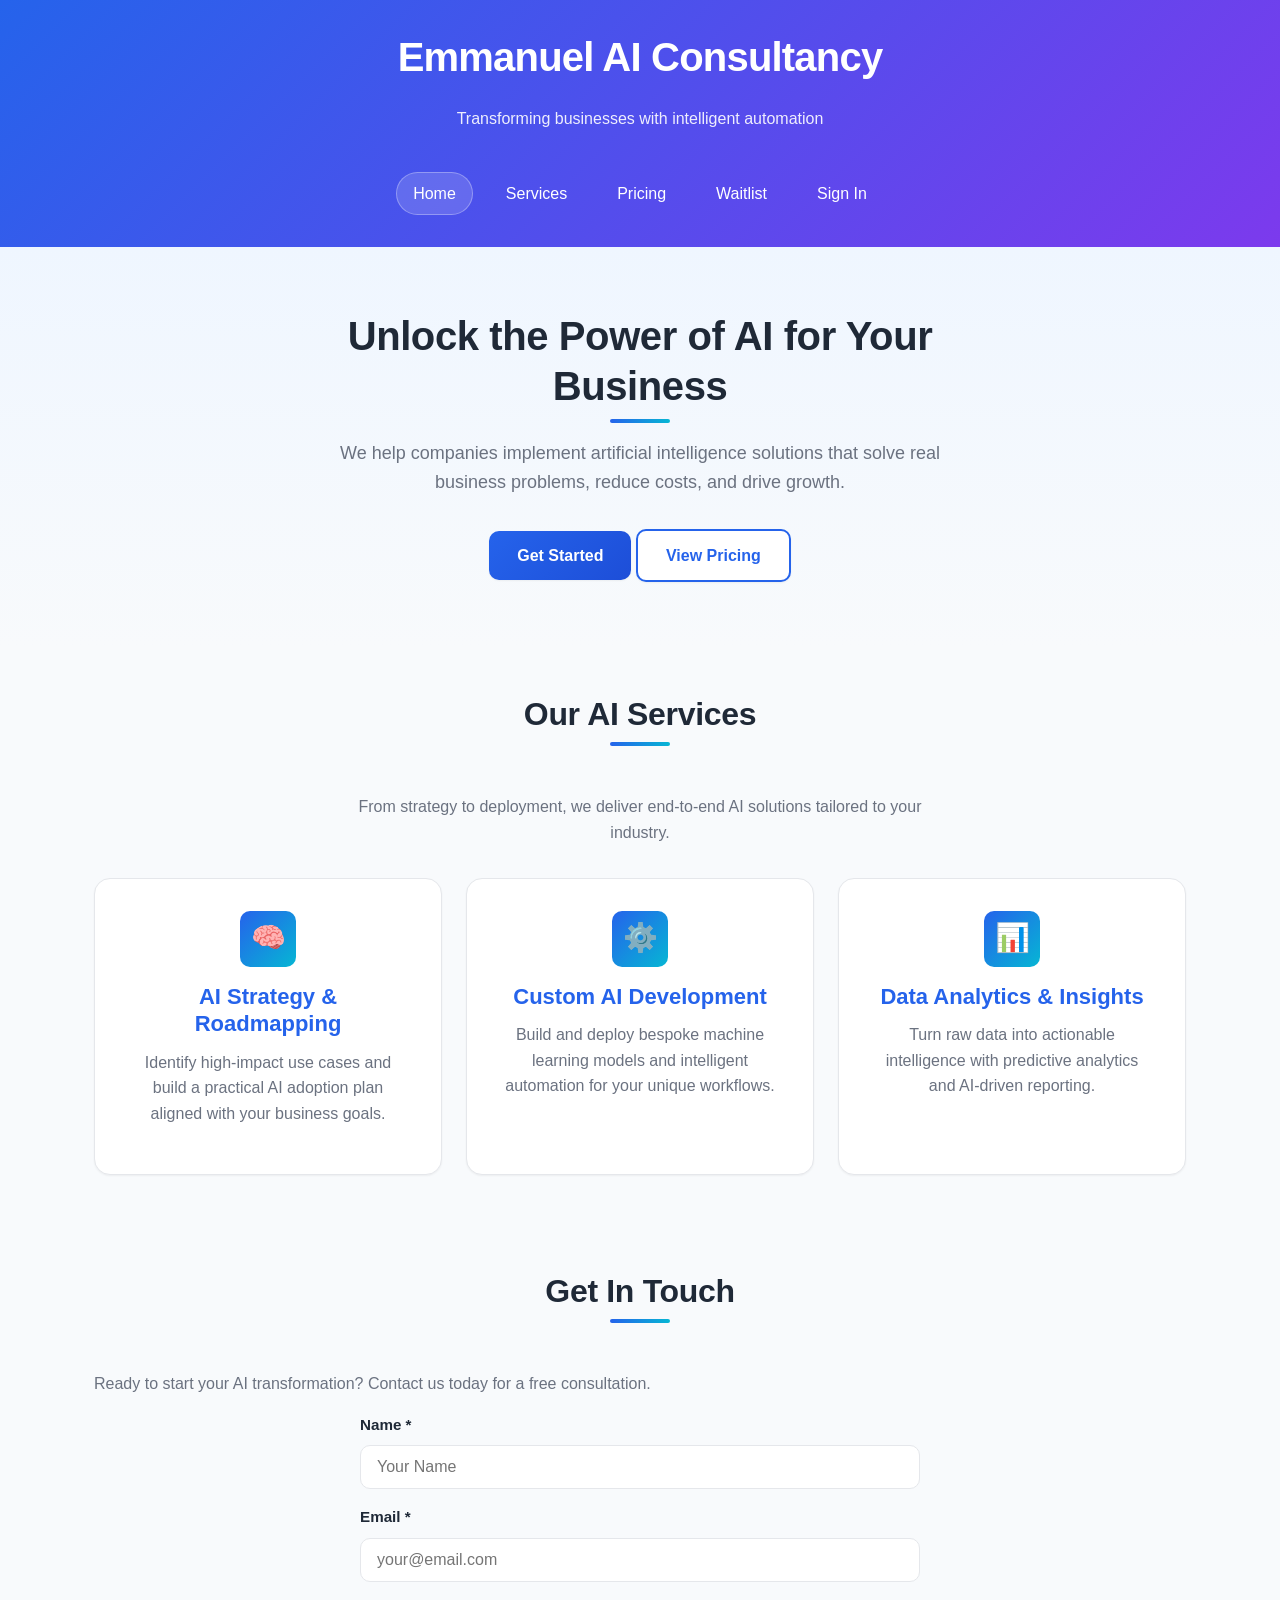
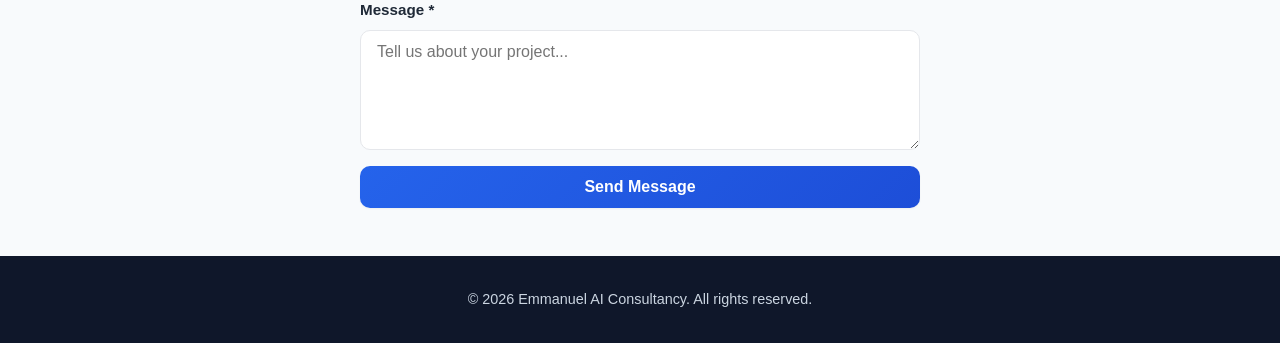
<file: index.html>
<!DOCTYPE html>
<html lang="en">
<head>
    <meta charset="UTF-8">
    <meta name="viewport" content="width=device-width, initial-scale=1.0">
    <title>Emmanuel AI Consultancy</title>
    <link rel="stylesheet" href="styles.css">
</head>
<body>
    <header class="site-header">
        <div class="container">
            <h1>Emmanuel AI Consultancy</h1>
            <p>Transforming businesses with intelligent automation</p>
            <nav class="main-nav">
                <a href="index.html" class="active">Home</a>
                <a href="services.html">Services</a>
                <a href="pricing.html">Pricing</a>
                <a href="waitlist.html">Waitlist</a>
                <a href="auth.html">Sign In</a>
            </nav>
        </div>
    </header>

    <main class="content">
        <section id="home" class="hero-section">
            <div class="hero-content">
                <h2>Unlock the Power of AI for Your Business</h2>
                <p>We help companies implement artificial intelligence solutions that solve real business problems, reduce costs, and drive growth.</p>
                <a href="auth.html" class="cta-button">Get Started</a>
                <a href="pricing.html" class="cta-button secondary">View Pricing</a>
            </div>
        </section>

        <section id="services">
            <div class="container">
                <h2>Our AI Services</h2>
                <p style="text-align:center; max-width:600px; margin: 0 auto 2rem;">
                    From strategy to deployment, we deliver end-to-end AI solutions tailored to your industry.
                </p>
                <div class="service-cards">
                    <div class="card">
                        <div class="icon">🧠</div>
                        <h3>AI Strategy & Roadmapping</h3>
                        <p>Identify high-impact use cases and build a practical AI adoption plan aligned with your business goals.</p>
                    </div>
                    <div class="card">
                        <div class="icon">⚙️</div>
                        <h3>Custom AI Development</h3>
                        <p>Build and deploy bespoke machine learning models and intelligent automation for your unique workflows.</p>
                    </div>
                    <div class="card">
                        <div class="icon">📊</div>
                        <h3>Data Analytics & Insights</h3>
                        <p>Turn raw data into actionable intelligence with predictive analytics and AI-driven reporting.</p>
                    </div>
                </div>
            </div>
        </section>

        <section id="contact" class="contact-section">
            <div class="container">
                <h2>Get In Touch</h2>
                <p>Ready to start your AI transformation? Contact us today for a free consultation.</p>
                <form>
                    <label for="name">Name *</label>
                    <input type="text" id="name" name="name" placeholder="Your Name" required>
                    <label for="email">Email *</label>
                    <input type="email" id="email" name="email" placeholder="your@email.com" required>
                    <label for="message">Message *</label>
                    <textarea id="message" name="message" placeholder="Tell us about your project..." required></textarea>
                    <button type="submit" class="cta-button">Send Message</button>
                </form>
            </div>
        </section>
    </main>

    <footer class="site-footer">
        <div class="container">
            <p>&copy; 2026 Emmanuel AI Consultancy. All rights reserved.</p>
        </div>
    </footer>
</body>
</html>
</file>
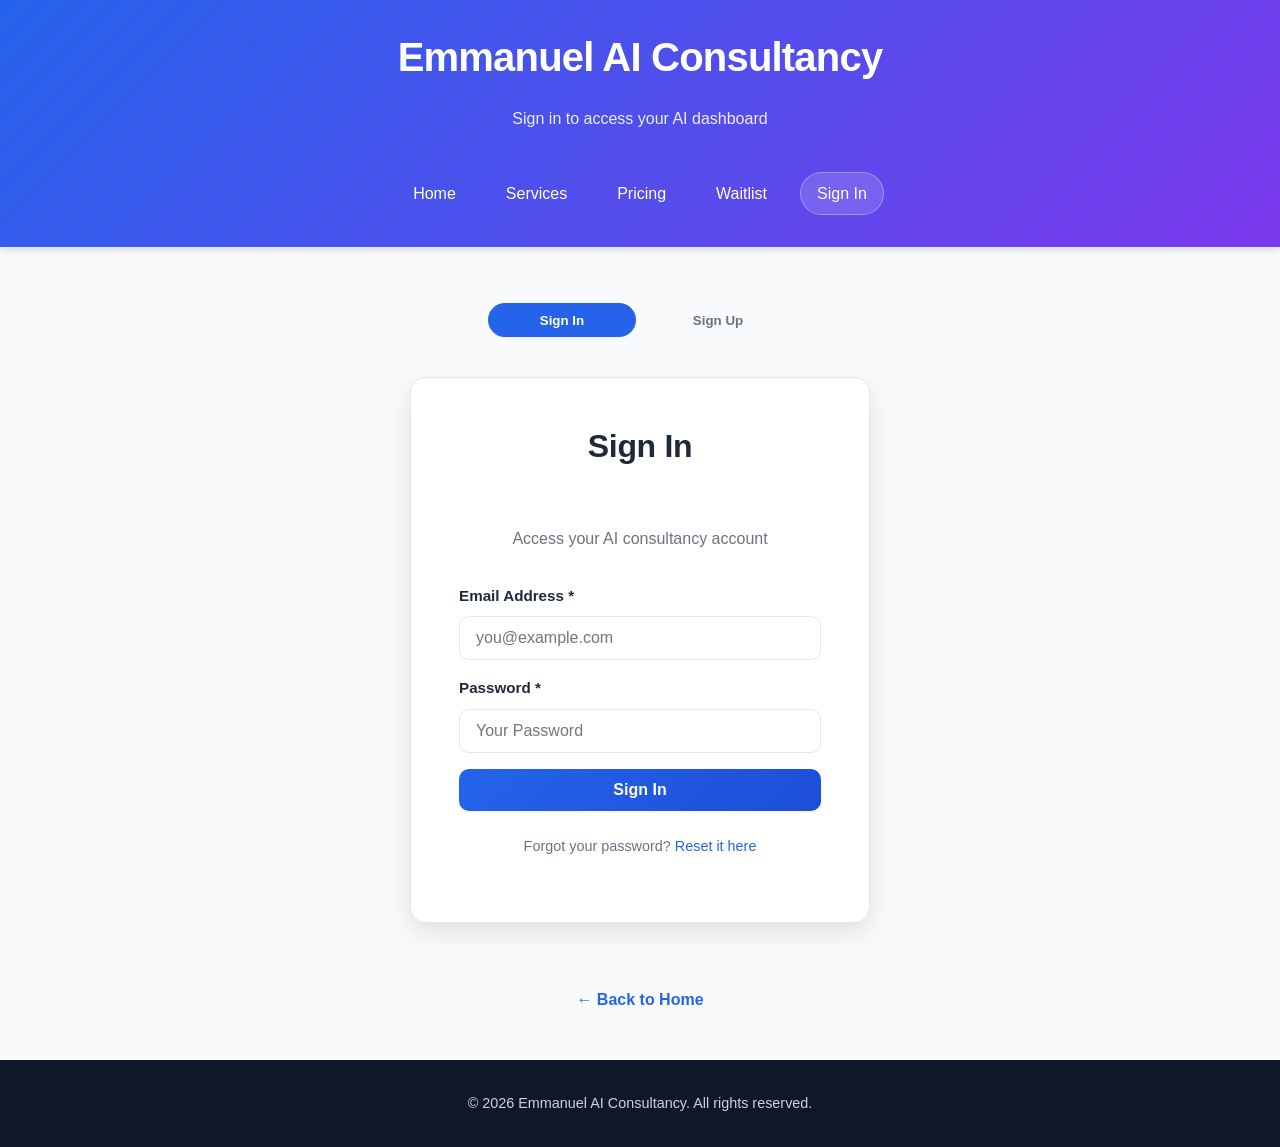
<file: auth.html>
<!DOCTYPE html>
<html lang="en">
<head>
    <meta charset="UTF-8">
    <meta name="viewport" content="width=device-width, initial-scale=1.0">
    <title>Sign In - Emmanuel AI Consultancy</title>
    <link rel="stylesheet" href="styles.css">
</head>
<body>
    <header class="site-header">
        <div class="container">
            <h1>Emmanuel AI Consultancy</h1>
            <p>Sign in to access your AI dashboard</p>
            <nav class="main-nav">
                <a href="index.html">Home</a>
                <a href="services.html">Services</a>
                <a href="pricing.html">Pricing</a>
                <a href="waitlist.html">Waitlist</a>
                <a href="auth.html" class="active">Sign In</a>
            </nav>
        </div>
    </header>

    <main class="content">
        <section>
            <div class="container">
                <div class="auth-tabs">
                    <button id="tab-login" class="active" type="button">Sign In</button>
                    <button id="tab-signup" type="button">Sign Up</button>
                </div>

                <div id="form-login" class="auth-card">
                    <h2>Sign In</h2>
                    <p class="subtitle">Access your AI consultancy account</p>
                    <form>
                        <label for="login-email">Email Address *</label>
                        <input type="email" id="login-email" name="email" placeholder="you@example.com" required>
                        <label for="login-password">Password *</label>
                        <input type="password" id="login-password" name="password" placeholder="Your Password" required>
                        <button type="submit" class="cta-button" style="width:100%">Sign In</button>
                    </form>
                    <p class="auth-meta">Forgot your password? <a href="#">Reset it here</a></p>
                </div>

                <div id="form-signup" class="auth-card" style="display:none">
                    <h2>Create Account</h2>
                    <p class="subtitle">Join us and start your AI journey</p>
                    <form>
                        <label for="signup-name">Full Name *</label>
                        <input type="text" id="signup-name" name="name" placeholder="John Doe" required>
                        <label for="signup-email">Email Address *</label>
                        <input type="email" id="signup-email" name="email" placeholder="you@example.com" required>
                        <label for="signup-password">Password *</label>
                        <input type="password" id="signup-password" name="password" placeholder="Create a Password" required>
                        <button type="submit" class="cta-button" style="width:100%">Create Account</button>
                    </form>
                    <p class="auth-meta">Already have an account? <a href="#" id="switch-to-login">Sign in</a></p>
                </div>

                <div style="text-align:center; margin-top: 2rem;">
                    <a href="index.html" class="back-link">← Back to Home</a>
                </div>
            </div>
        </section>
    </main>

    <footer class="site-footer">
        <div class="container">
            <p>&copy; 2026 Emmanuel AI Consultancy. All rights reserved.</p>
        </div>
    </footer>

    <script>
        var loginTab = document.getElementById('tab-login');
        var signupTab = document.getElementById('tab-signup');
        var loginForm = document.getElementById('form-login');
        var signupForm = document.getElementById('form-signup');

        function showLogin() {
            loginForm.style.display = 'block';
            signupForm.style.display = 'none';
            loginTab.classList.add('active');
            signupTab.classList.remove('active');
        }

        function showSignup() {
            loginForm.style.display = 'none';
            signupForm.style.display = 'block';
            signupTab.classList.add('active');
            loginTab.classList.remove('active');
        }

        loginTab.addEventListener('click', showLogin);
        signupTab.addEventListener('click', showSignup);

        var switchLink = document.getElementById('switch-to-login');
        if (switchLink) {
            switchLink.addEventListener('click', function(e) {
                e.preventDefault();
                showLogin();
            });
        }
    </script>
</body>
</html>
</file>
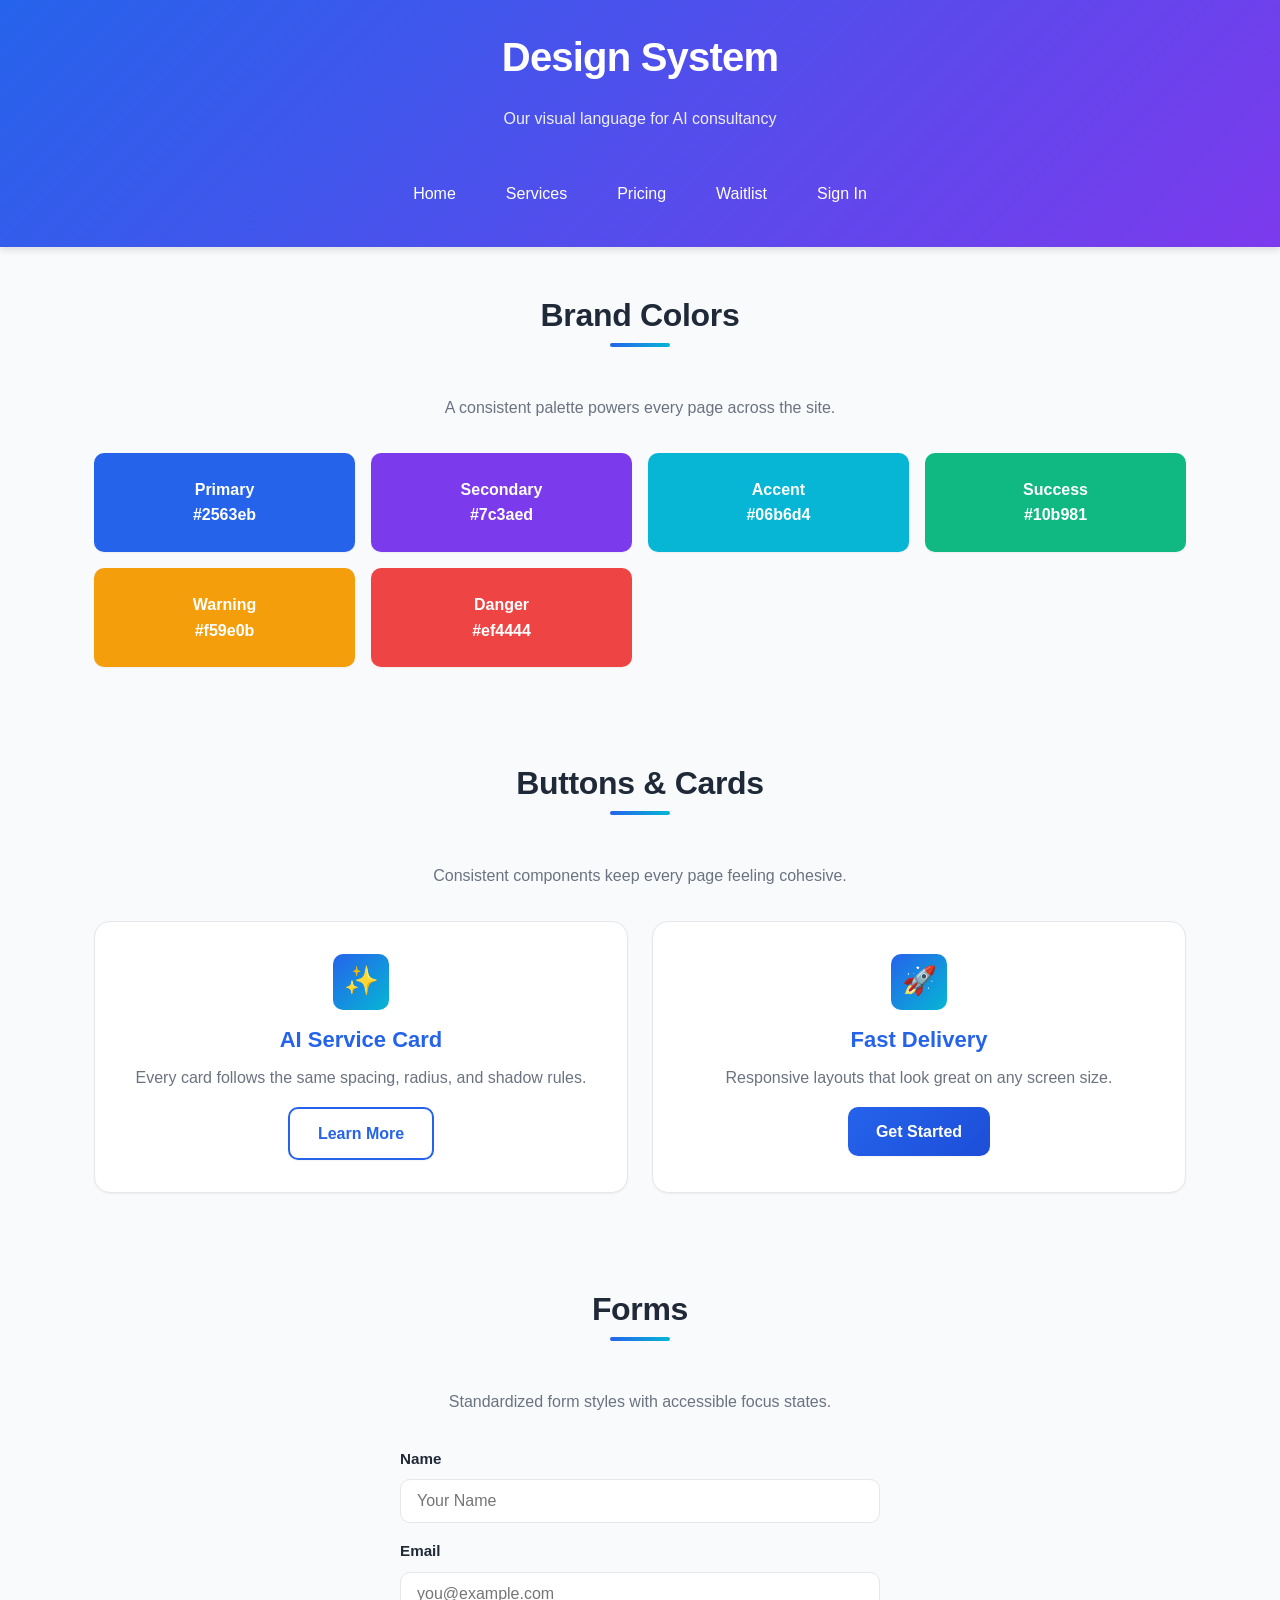
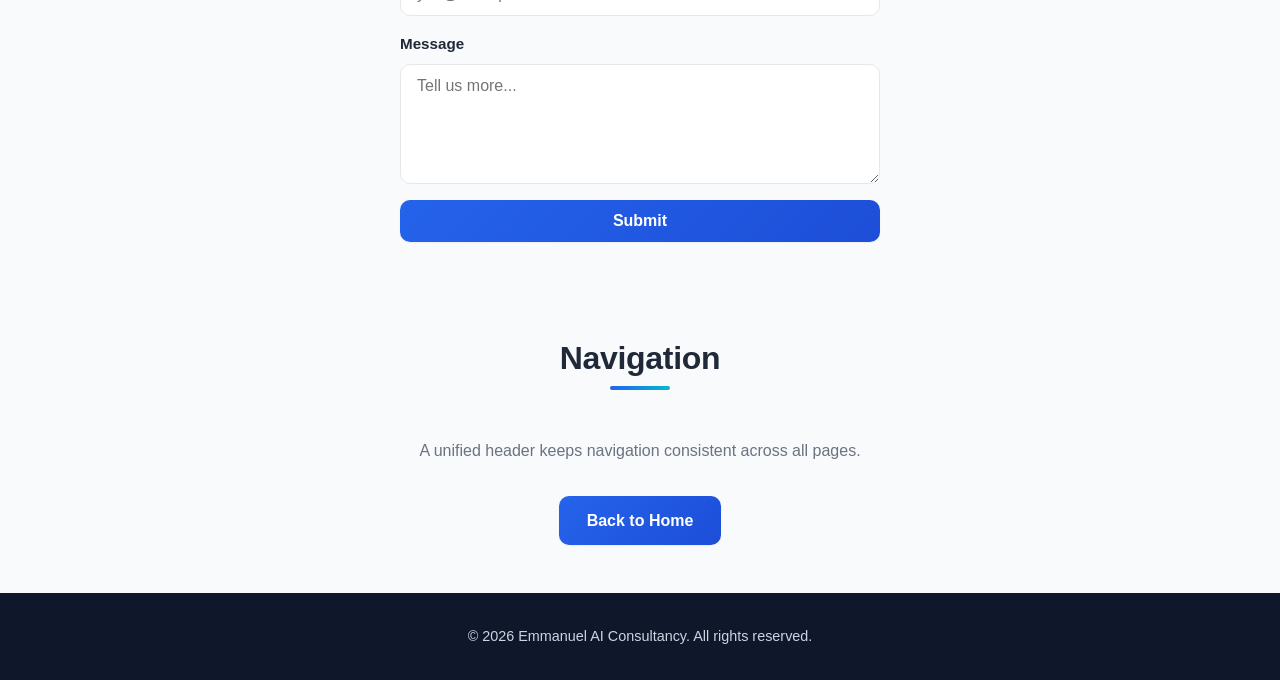
<file: new_page.html>
<!DOCTYPE html>
<html lang="en">
<head>
    <meta charset="UTF-8">
    <meta name="viewport" content="width=device-width, initial-scale=1.0">
    <title>Design System - Emmanuel AI Consultancy</title>
    <link rel="stylesheet" href="styles.css">
</head>
<body>
    <header class="site-header">
        <div class="container">
            <h1>Design System</h1>
            <p>Our visual language for AI consultancy</p>
            <nav class="main-nav">
                <a href="index.html">Home</a>
                <a href="services.html">Services</a>
                <a href="pricing.html">Pricing</a>
                <a href="waitlist.html">Waitlist</a>
                <a href="auth.html">Sign In</a>
            </nav>
        </div>
    </header>

    <main class="content">
        <section>
            <div class="container">
                <h2>Brand Colors</h2>
                <p style="text-align:center; max-width:600px; margin: 0 auto 2rem;">A consistent palette powers every page across the site.</p>
                <div class="showcase-grid">
                    <div class="swatch s1">Primary<br>#2563eb</div>
                    <div class="swatch s2">Secondary<br>#7c3aed</div>
                    <div class="swatch s3">Accent<br>#06b6d4</div>
                    <div class="swatch s4">Success<br>#10b981</div>
                    <div class="swatch s5">Warning<br>#f59e0b</div>
                    <div class="swatch s6">Danger<br>#ef4444</div>
                </div>
            </div>
        </section>

        <section>
            <div class="container">
                <h2>Buttons & Cards</h2>
                <p style="text-align:center; max-width:600px; margin: 0 auto 2rem;">Consistent components keep every page feeling cohesive.</p>
                <div class="service-cards">
                    <div class="card">
                        <div class="icon">✨</div>
                        <h3>AI Service Card</h3>
                        <p>Every card follows the same spacing, radius, and shadow rules.</p>
                        <a href="auth.html" class="cta-button secondary">Learn More</a>
                    </div>
                    <div class="card">
                        <div class="icon">🚀</div>
                        <h3>Fast Delivery</h3>
                        <p>Responsive layouts that look great on any screen size.</p>
                        <a href="auth.html" class="cta-button">Get Started</a>
                    </div>
                </div>
            </div>
        </section>

        <section>
            <div class="container">
                <h2>Forms</h2>
                <p style="text-align:center; max-width:600px; margin: 0 auto 2rem;">Standardized form styles with accessible focus states.</p>
                <form style="max-width:480px;">
                    <label for="demo-name">Name</label>
                    <input type="text" id="demo-name" name="name" placeholder="Your Name" required>
                    <label for="demo-email">Email</label>
                    <input type="email" id="demo-email" name="email" placeholder="you@example.com" required>
                    <label for="demo-msg">Message</label>
                    <textarea id="demo-msg" name="message" placeholder="Tell us more..." required></textarea>
                    <button type="submit" class="cta-button">Submit</button>
                </form>
            </div>
        </section>

        <section>
            <div class="container">
                <h2>Navigation</h2>
                <p style="text-align:center; max-width:600px; margin: 0 auto 2rem;">A unified header keeps navigation consistent across all pages.</p>
                <div style="text-align:center;">
                    <a href="index.html" class="cta-button">Back to Home</a>
                </div>
            </div>
        </section>
    </main>

    <footer class="site-footer">
        <div class="container">
            <p>&copy; 2026 Emmanuel AI Consultancy. All rights reserved.</p>
        </div>
    </footer>
</body>
</html>
</file>
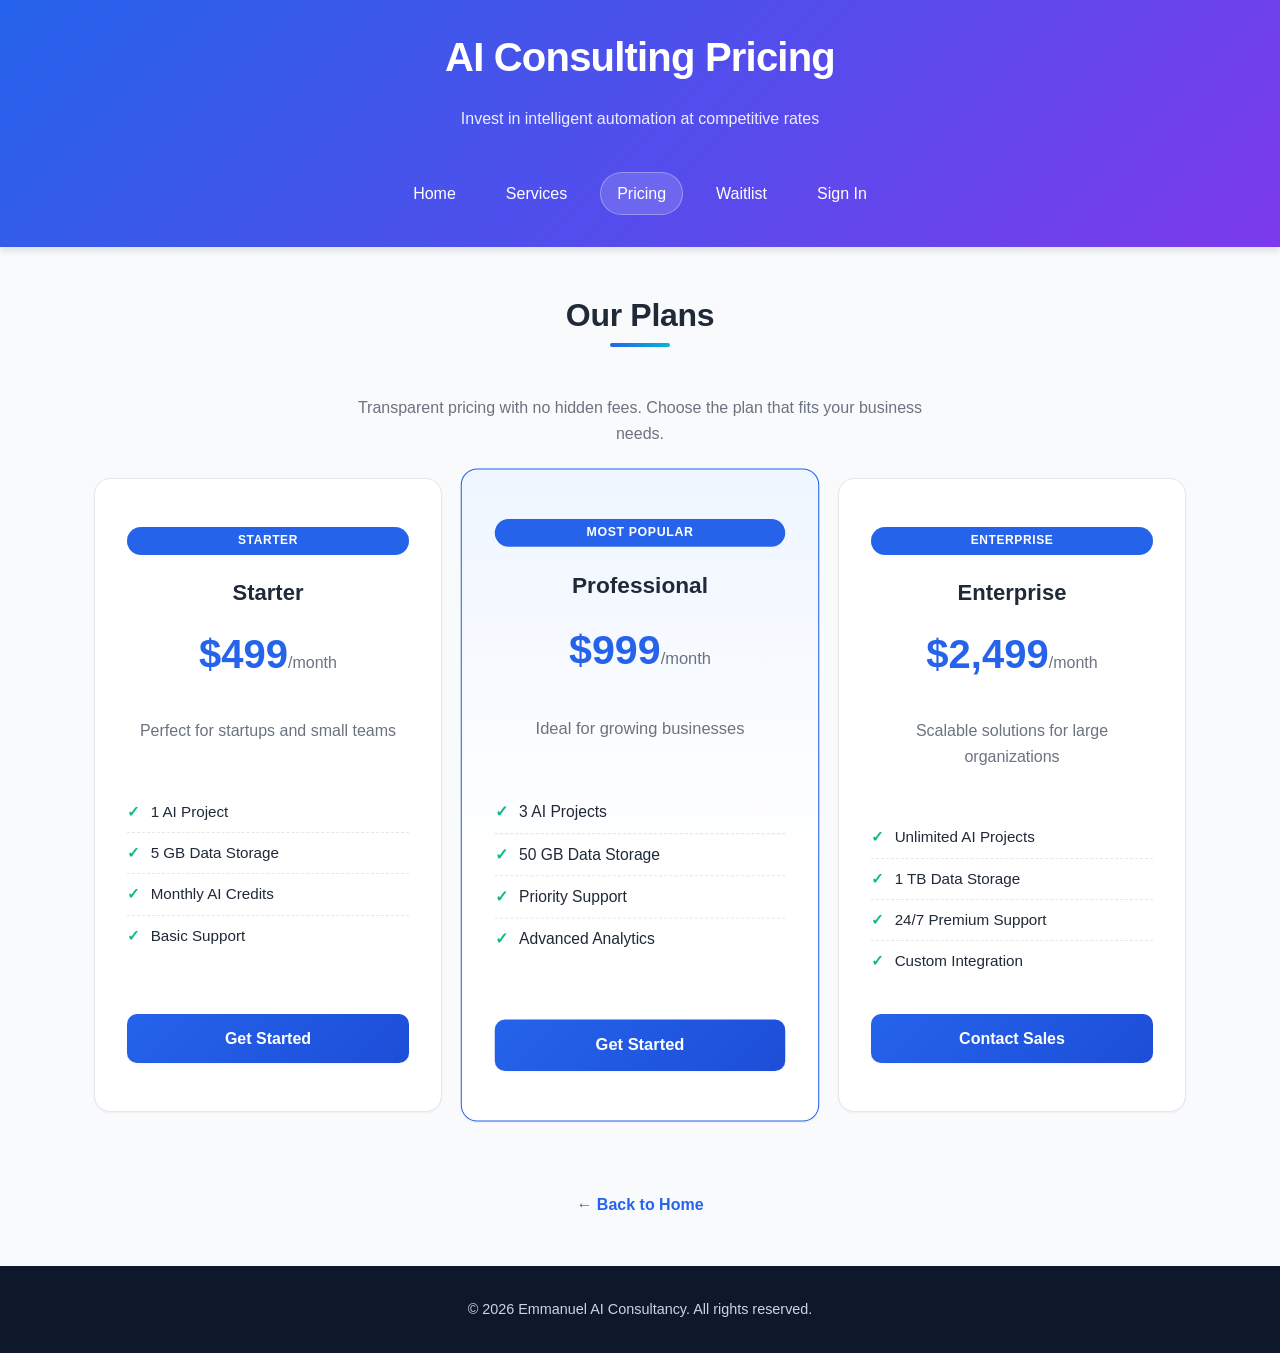
<file: pricing.html>
<!DOCTYPE html>
<html lang="en">
<head>
    <meta charset="UTF-8">
    <meta name="viewport" content="width=device-width, initial-scale=1.0">
    <title>AI Consulting - Pricing</title>
    <link rel="stylesheet" href="styles.css">
</head>
<body>
    <header class="site-header">
        <div class="container">
            <h1>AI Consulting Pricing</h1>
            <p>Invest in intelligent automation at competitive rates</p>
            <nav class="main-nav">
                <a href="index.html">Home</a>
                <a href="services.html">Services</a>
                <a href="pricing.html" class="active">Pricing</a>
                <a href="waitlist.html">Waitlist</a>
                <a href="auth.html">Sign In</a>
            </nav>
        </div>
    </header>

    <main class="content">
        <section id="pricing">
            <div class="container">
                <h2>Our Plans</h2>
                <p style="text-align:center; max-width:600px; margin: 0 auto 2rem;">
                    Transparent pricing with no hidden fees. Choose the plan that fits your business needs.
                </p>
                <div class="pricing-cards">
                    <div class="pricing-card">
                        <span class="badge">Starter</span>
                        <h3>Starter</h3>
                        <p class="price">$499<small>/month</small></p>
                        <p>Perfect for startups and small teams</p>
                        <ul>
                            <li>1 AI Project</li>
                            <li>5 GB Data Storage</li>
                            <li>Monthly AI Credits</li>
                            <li>Basic Support</li>
                        </ul>
                        <a href="auth.html" class="cta-button">Get Started</a>
                    </div>
                    <div class="pricing-card featured">
                        <span class="badge">Most Popular</span>
                        <h3>Professional</h3>
                        <p class="price">$999<small>/month</small></p>
                        <p>Ideal for growing businesses</p>
                        <ul>
                            <li>3 AI Projects</li>
                            <li>50 GB Data Storage</li>
                            <li>Priority Support</li>
                            <li>Advanced Analytics</li>
                        </ul>
                        <a href="auth.html" class="cta-button">Get Started</a>
                    </div>
                    <div class="pricing-card">
                        <span class="badge">Enterprise</span>
                        <h3>Enterprise</h3>
                        <p class="price">$2,499<small>/month</small></p>
                        <p>Scalable solutions for large organizations</p>
                        <ul>
                            <li>Unlimited AI Projects</li>
                            <li>1 TB Data Storage</li>
                            <li>24/7 Premium Support</li>
                            <li>Custom Integration</li>
                        </ul>
                        <a href="auth.html" class="cta-button">Contact Sales</a>
                    </div>
                </div>

                <div style="text-align:center; margin-top: 3rem;">
                    <a href="index.html" class="back-link">← Back to Home</a>
                </div>
            </div>
        </section>
    </main>

    <footer class="site-footer">
        <div class="container">
            <p>&copy; 2026 Emmanuel AI Consultancy. All rights reserved.</p>
        </div>
    </footer>
</body>
</html>
</file>
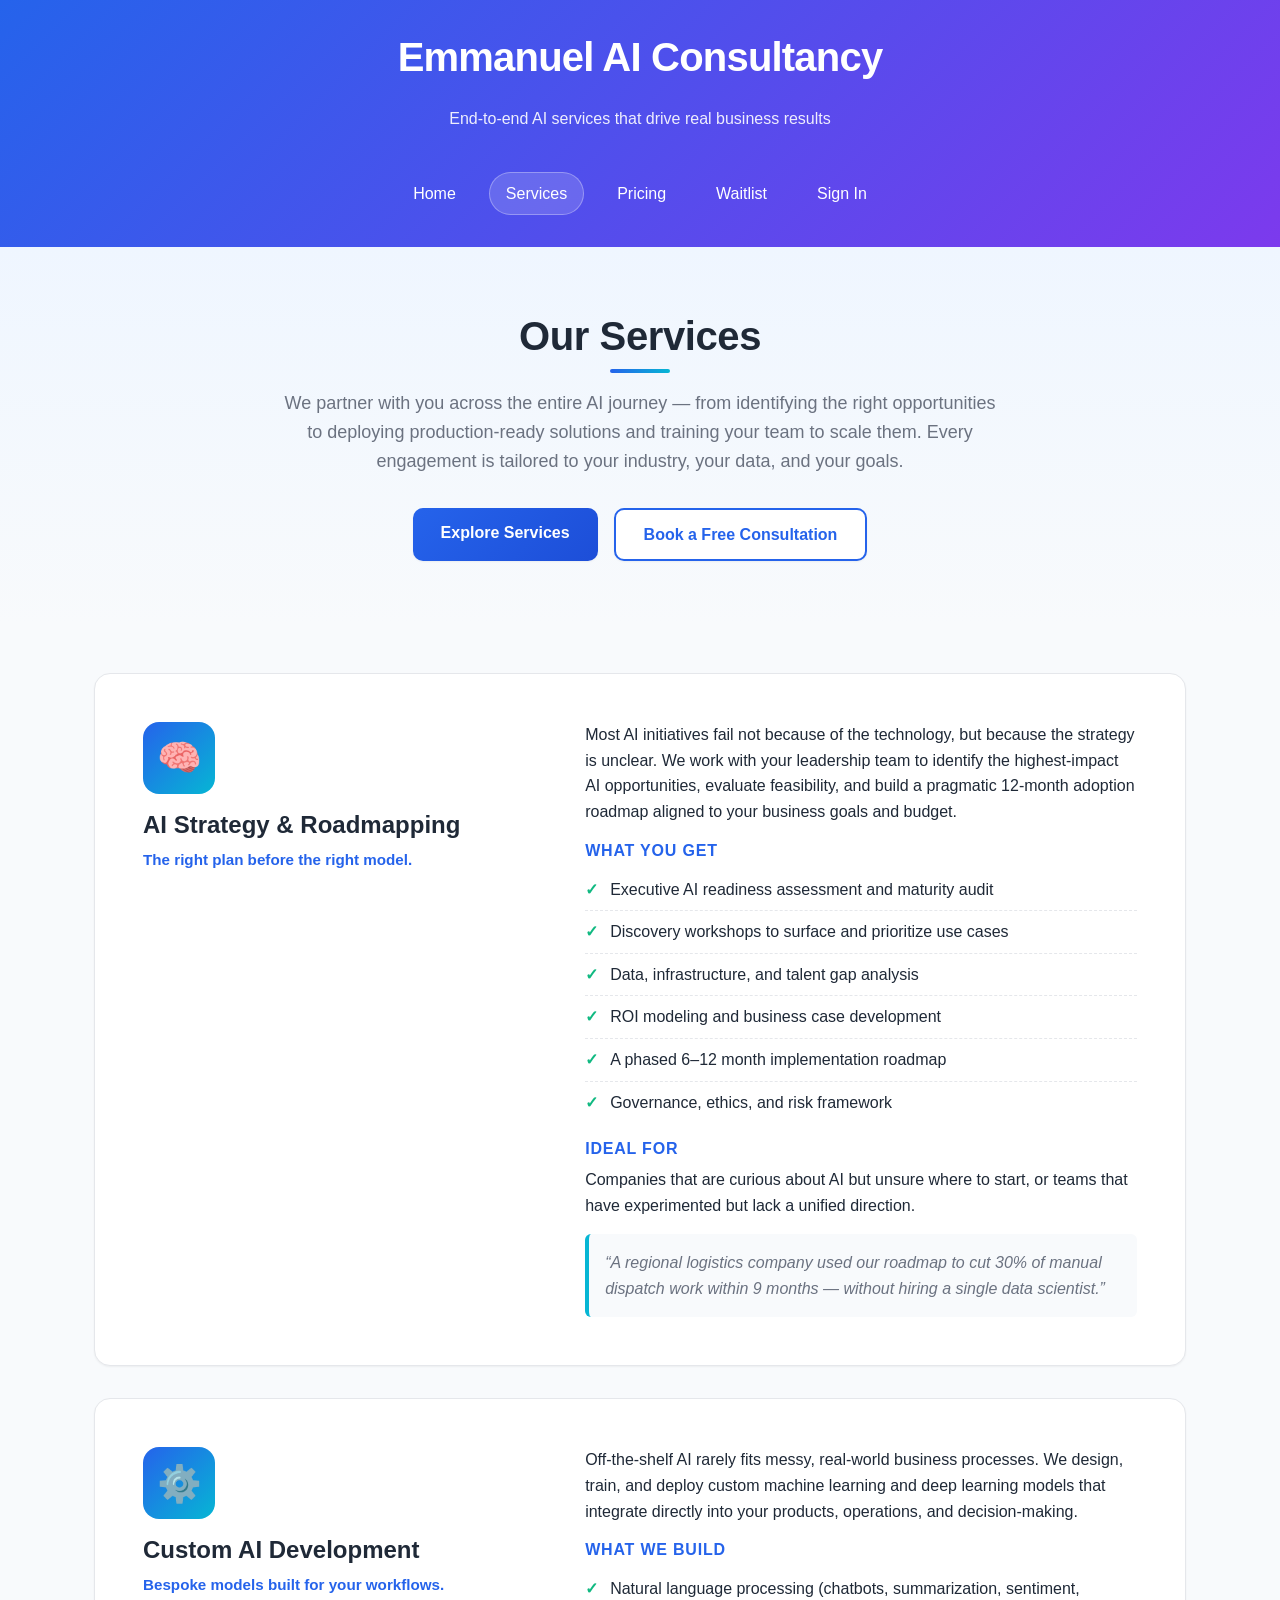
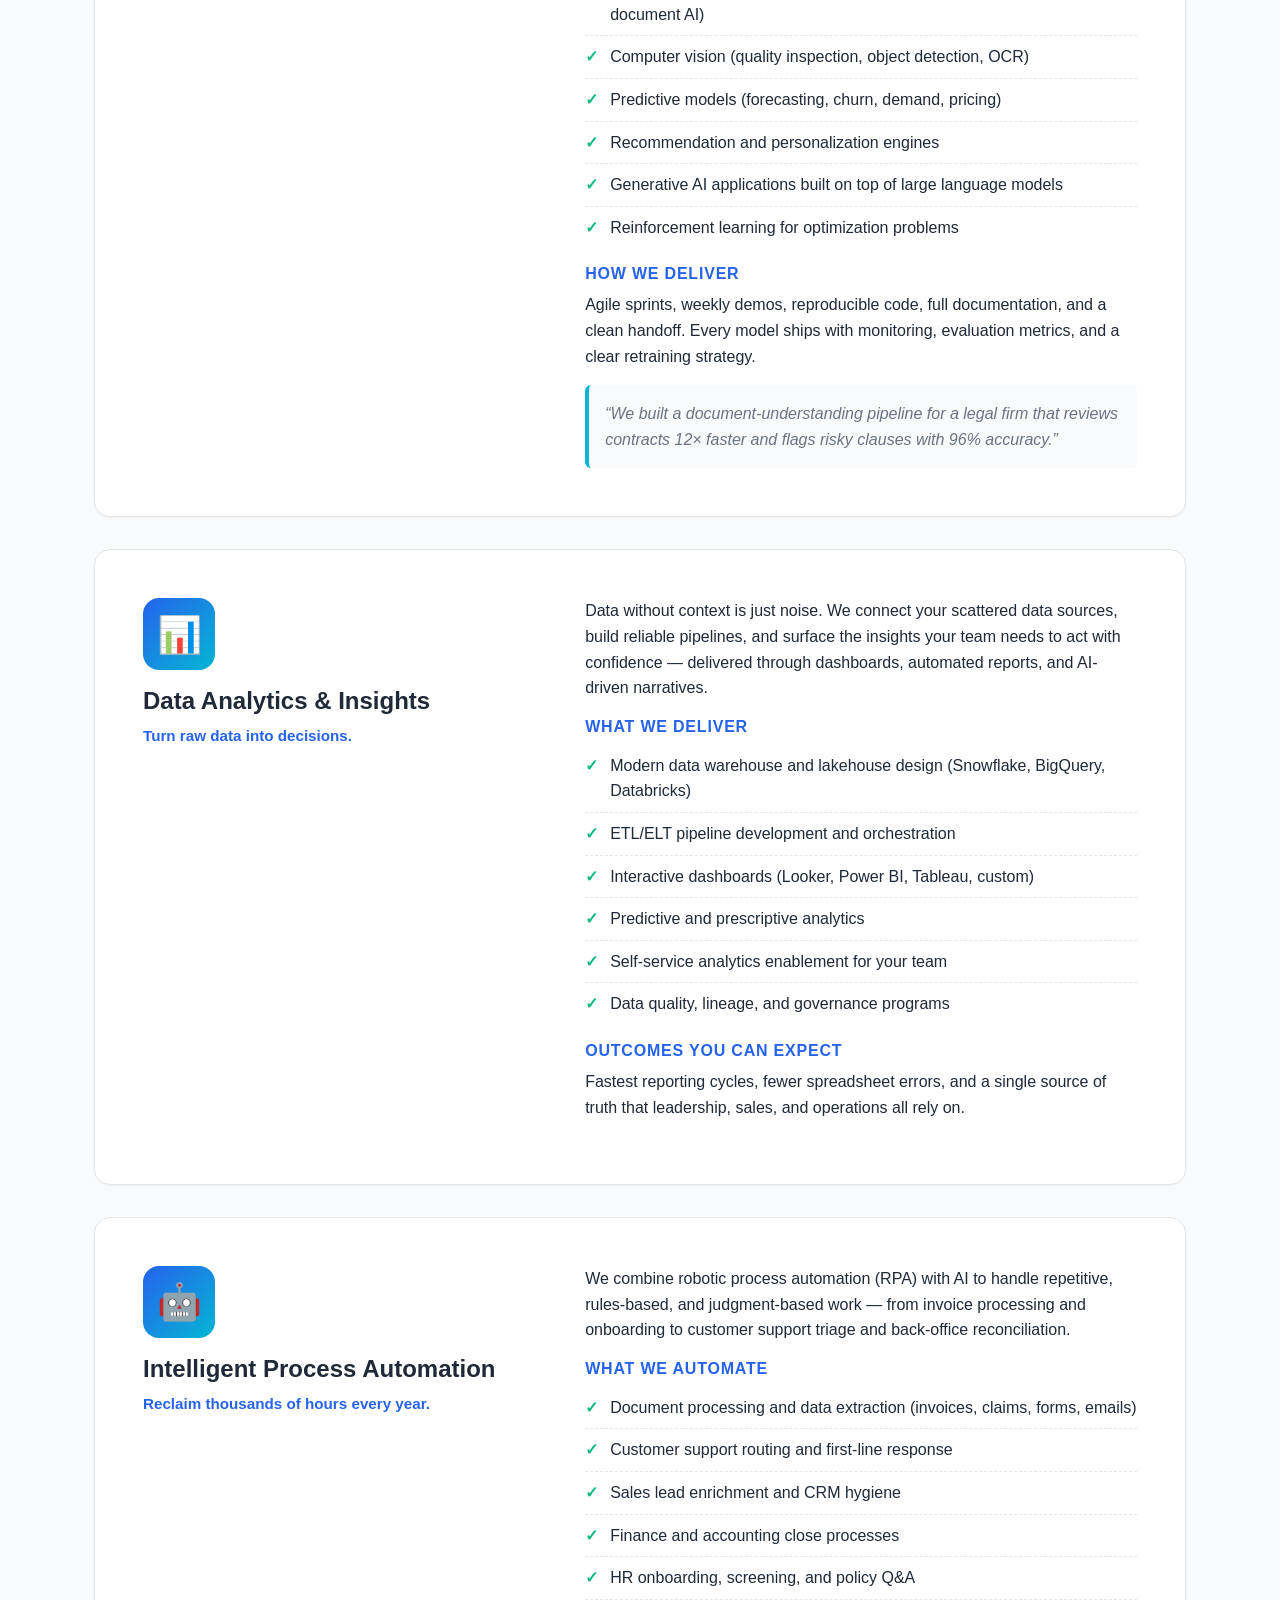
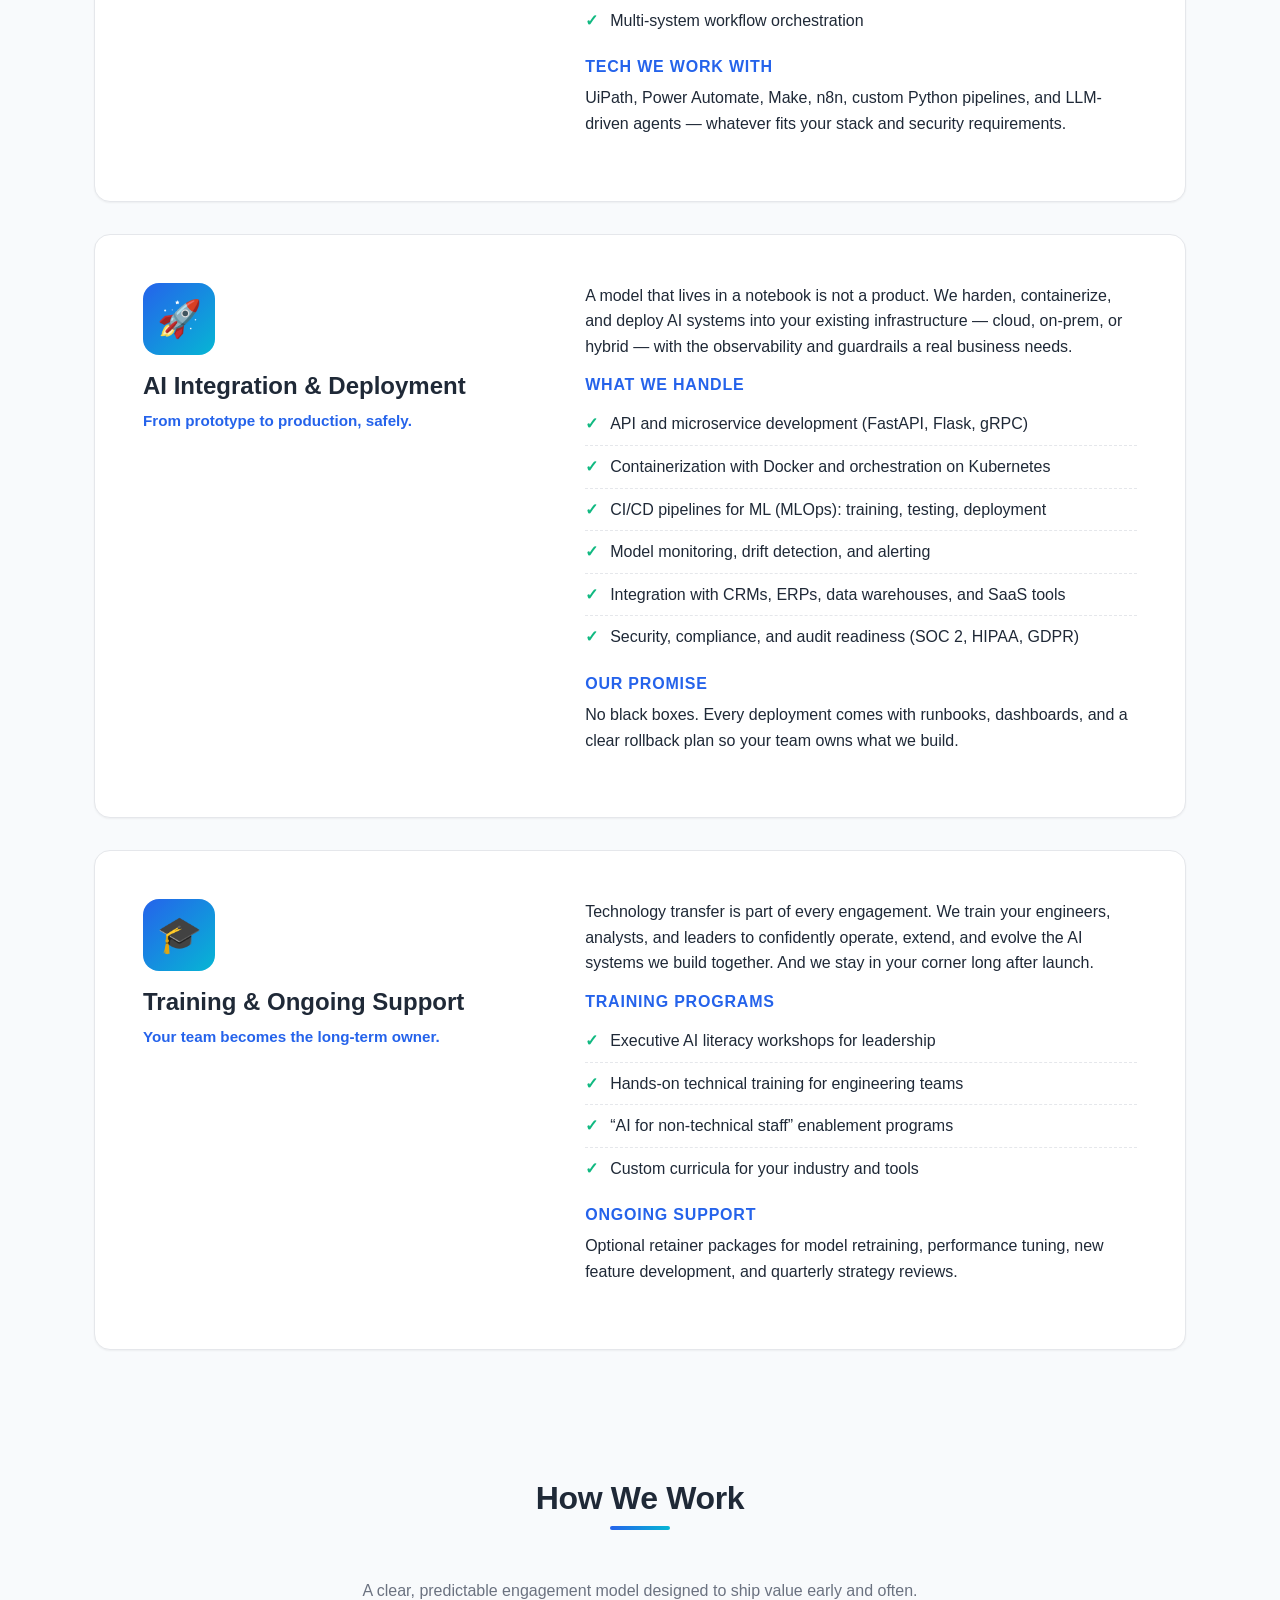
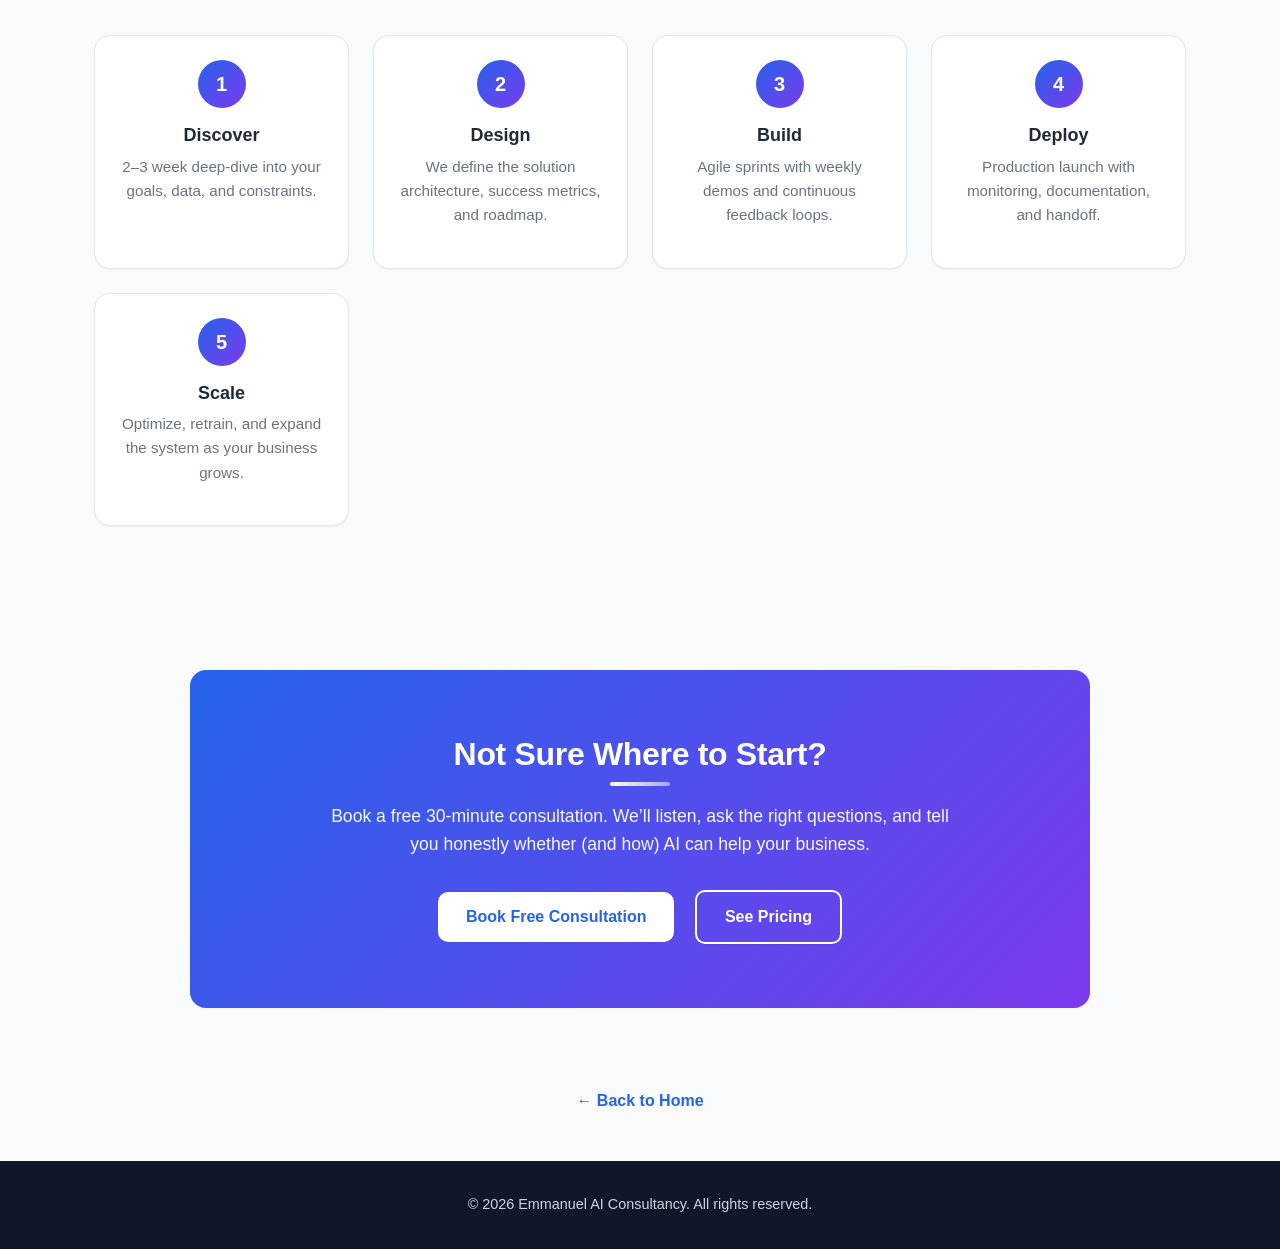
<file: services.html>
<!DOCTYPE html>
<html lang="en">
<head>
    <meta charset="UTF-8">
    <meta name="viewport" content="width=device-width, initial-scale=1.0">
    <title>Our Services - Emmanuel AI Consultancy</title>
    <link rel="stylesheet" href="styles.css">
    <style>
        .services-hero {
            background: linear-gradient(180deg, #eff6ff 0%, var(--color-bg) 100%);
            padding: var(--space-3xl) 0;
            text-align: center;
        }
        .services-hero h2 { font-size: 2.5rem; margin-bottom: var(--space-md); }
        .services-hero p { max-width: 720px; margin: 0 auto var(--space-xl); font-size: 1.125rem; }
        .services-hero .hero-ctas { display: flex; justify-content: center; gap: var(--space-md); flex-wrap: wrap; }
        .service-detail {
            display: grid;
            grid-template-columns: 1fr 1.4fr;
            gap: var(--space-2xl);
            align-items: start;
            background: var(--color-surface);
            border: 1px solid var(--color-border);
            border-radius: var(--radius-lg);
            padding: var(--space-2xl);
            margin-bottom: var(--space-xl);
            box-shadow: var(--shadow-sm);
            transition: var(--transition);
        }
        .service-detail:hover { box-shadow: var(--shadow-lg); border-color: var(--color-primary); }
        .service-detail .service-head { position: sticky; top: var(--space-md); }
        .service-detail .service-head .icon {
            width: 72px; height: 72px; border-radius: var(--radius-lg);
            background: linear-gradient(135deg, var(--color-primary), var(--color-accent));
            color: #fff; display: inline-flex; align-items: center;
            justify-content: center; font-size: 2.25rem; margin-bottom: var(--space-md);
        }
        .service-detail .service-head h3 { color: var(--color-text); font-size: 1.5rem; margin-bottom: var(--space-xs); }
        .service-detail .service-head .tagline { color: var(--color-primary); font-weight: 600; font-size: 0.95rem; }
        .service-detail .service-body p { color: var(--color-text); margin-bottom: var(--space-md); }
        .service-detail h4 {
            color: var(--color-primary); font-size: 1rem;
            margin-top: var(--space-md); margin-bottom: var(--space-xs);
            text-transform: uppercase; letter-spacing: 0.05em;
        }
        .feature-list { list-style: none; padding: 0; margin: 0 0 var(--space-md) 0; }
        .feature-list li { padding: var(--space-xs) 0; color: var(--color-text); border-bottom: 1px dashed var(--color-border); display: flex; gap: var(--space-sm); }
        .feature-list li:last-child { border-bottom: none; }
        .feature-list li::before { content: "\2713"; color: var(--color-success); font-weight: 700; flex-shrink: 0; }
        .use-case {
            background: var(--color-bg); border-left: 4px solid var(--color-accent);
            padding: var(--space-md); border-radius: var(--radius-sm);
            font-style: italic; color: var(--color-text-muted); margin-top: var(--space-md);
        }
        .process-grid {
            display: grid;
            grid-template-columns: repeat(auto-fit, minmax(200px, 1fr));
            gap: var(--space-lg); margin-top: var(--space-xl);
        }
        .process-step {
            text-align: center; padding: var(--space-lg); background: var(--color-surface);
            border: 1px solid var(--color-border); border-radius: var(--radius-lg);
            box-shadow: var(--shadow-sm); transition: var(--transition);
        }
        .process-step:hover { transform: translateY(-4px); box-shadow: var(--shadow-lg); border-color: var(--color-primary); }
        .process-step .step-number {
            width: 48px; height: 48px; margin: 0 auto var(--space-md);
            background: linear-gradient(135deg, var(--color-primary), var(--color-secondary));
            color: #fff; border-radius: var(--radius-full);
            display: flex; align-items: center; justify-content: center;
            font-weight: 800; font-size: 1.25rem;
        }
        .process-step h4 { color: var(--color-text); margin-bottom: var(--space-xs); }
        .process-step p { font-size: 0.95rem; }
        .services-cta {
            background: linear-gradient(135deg, var(--color-primary) 0%, var(--color-secondary) 100%);
            color: #fff; text-align: center; padding: var(--space-3xl) var(--space-lg);
            border-radius: var(--radius-lg); margin: var(--space-2xl) auto; max-width: 900px;
        }
        .services-cta h2 { color: #fff; margin-bottom: var(--space-md); }
        .services-cta h2::after { background: linear-gradient(90deg, #fff, rgba(255,255,255,0.5)); }
        .services-cta p { color: rgba(255,255,255,0.95); font-size: 1.1rem; max-width: 640px; margin: 0 auto var(--space-xl); }
        .services-cta .cta-button { background: #fff; color: var(--color-primary) !important; margin: 0 var(--space-xs); }
        .services-cta .cta-button:hover { background: var(--color-bg); transform: translateY(-2px); }
        .services-cta .cta-button.secondary { background: transparent; color: #fff !important; border: 2px solid #fff; }
        .services-cta .cta-button.secondary:hover { background: #fff; color: var(--color-primary) !important; }
        @media (max-width: 768px) {
            .service-detail { grid-template-columns: 1fr; gap: var(--space-lg); }
            .service-detail .service-head { position: static; text-align: center; }
            .services-hero h2 { font-size: 1.875rem; }
        }
    </style>
</head>
<body>
    <header class="site-header">
        <div class="container">
            <h1>Emmanuel AI Consultancy</h1>
            <p>End-to-end AI services that drive real business results</p>
            <nav class="main-nav">
                <a href="index.html">Home</a>
                <a href="services.html" class="active">Services</a>
                <a href="pricing.html">Pricing</a>
                <a href="waitlist.html">Waitlist</a>
                <a href="auth.html">Sign In</a>
            </nav>
        </div>
    </header>
    <main class="content">
        <section class="services-hero">
            <div class="container">
                <h2>Our Services</h2>
                <p>We partner with you across the entire AI journey &mdash; from identifying the right opportunities to deploying production-ready solutions and training your team to scale them. Every engagement is tailored to your industry, your data, and your goals.</p>
                <div class="hero-ctas">
                    <a href="#service-list" class="cta-button">Explore Services</a>
                    <a href="index.html#contact" class="cta-button secondary">Book a Free Consultation</a>
                </div>
            </div>
        </section>
        <section id="service-list">
            <div class="container">


                <article class="service-detail">
                    <div class="service-head">
                        <div class="icon">&#129504;</div>
                        <h3>AI Strategy &amp; Roadmapping</h3>
                        <p class="tagline">The right plan before the right model.</p>
                    </div>
                    <div class="service-body">
                        <p>Most AI initiatives fail not because of the technology, but because the strategy is unclear. We work with your leadership team to identify the highest-impact AI opportunities, evaluate feasibility, and build a pragmatic 12-month adoption roadmap aligned to your business goals and budget.</p>
                        <h4>What you get</h4>
                        <ul class="feature-list">
                            <li>Executive AI readiness assessment and maturity audit</li>
                            <li>Discovery workshops to surface and prioritize use cases</li>
                            <li>Data, infrastructure, and talent gap analysis</li>
                            <li>ROI modeling and business case development</li>
                            <li>A phased 6&ndash;12 month implementation roadmap</li>
                            <li>Governance, ethics, and risk framework</li>
                        </ul>
                        <h4>Ideal for</h4>
                        <p>Companies that are curious about AI but unsure where to start, or teams that have experimented but lack a unified direction.</p>
                        <div class="use-case">&ldquo;A regional logistics company used our roadmap to cut 30% of manual dispatch work within 9 months &mdash; without hiring a single data scientist.&rdquo;</div>
                    </div>
                </article>

                <article class="service-detail">
                    <div class="service-head">
                        <div class="icon">&#9881;&#65039;</div>
                        <h3>Custom AI Development</h3>
                        <p class="tagline">Bespoke models built for your workflows.</p>
                    </div>
                    <div class="service-body">
                        <p>Off-the-shelf AI rarely fits messy, real-world business processes. We design, train, and deploy custom machine learning and deep learning models that integrate directly into your products, operations, and decision-making.</p>
                        <h4>What we build</h4>
                        <ul class="feature-list">
                            <li>Natural language processing (chatbots, summarization, sentiment, document AI)</li>
                            <li>Computer vision (quality inspection, object detection, OCR)</li>
                            <li>Predictive models (forecasting, churn, demand, pricing)</li>
                            <li>Recommendation and personalization engines</li>
                            <li>Generative AI applications built on top of large language models</li>
                            <li>Reinforcement learning for optimization problems</li>
                        </ul>
                        <h4>How we deliver</h4>
                        <p>Agile sprints, weekly demos, reproducible code, full documentation, and a clean handoff. Every model ships with monitoring, evaluation metrics, and a clear retraining strategy.</p>
                        <div class="use-case">&ldquo;We built a document-understanding pipeline for a legal firm that reviews contracts 12&times; faster and flags risky clauses with 96% accuracy.&rdquo;</div>
                    </div>
                </article>

                <article class="service-detail">
                    <div class="service-head">
                        <div class="icon">&#128202;</div>
                        <h3>Data Analytics &amp; Insights</h3>
                        <p class="tagline">Turn raw data into decisions.</p>
                    </div>
                    <div class="service-body">
                        <p>Data without context is just noise. We connect your scattered data sources, build reliable pipelines, and surface the insights your team needs to act with confidence &mdash; delivered through dashboards, automated reports, and AI-driven narratives.</p>
                        <h4>What we deliver</h4>
                        <ul class="feature-list">
                            <li>Modern data warehouse and lakehouse design (Snowflake, BigQuery, Databricks)</li>
                            <li>ETL/ELT pipeline development and orchestration</li>
                            <li>Interactive dashboards (Looker, Power BI, Tableau, custom)</li>
                            <li>Predictive and prescriptive analytics</li>
                            <li>Self-service analytics enablement for your team</li>
                            <li>Data quality, lineage, and governance programs</li>
                        </ul>
                        <h4>Outcomes you can expect</h4>
                        <p>Fastest  reporting cycles, fewer spreadsheet errors, and a single source of truth that leadership, sales, and operations all rely on.</p>
                    </div>
                </article>

                <article class="service-detail">
                    <div class="service-head">
                        <div class="icon">&#129302;</div>
                        <h3>Intelligent Process Automation</h3>
                        <p class="tagline">Reclaim thousands of hours every year.</p>
                    </div>
                    <div class="service-body">
                        <p>We combine robotic process automation (RPA) with AI to handle repetitive, rules-based, and judgment-based work &mdash; from invoice processing and onboarding to customer support triage and back-office reconciliation.</p>
                        <h4>What we automate</h4>
                        <ul class="feature-list">
                            <li>Document processing and data extraction (invoices, claims, forms, emails)</li>
                            <li>Customer support routing and first-line response</li>
                            <li>Sales lead enrichment and CRM hygiene</li>
                            <li>Finance and accounting close processes</li>
                            <li>HR onboarding, screening, and policy Q&amp;A</li>
                            <li>Multi-system workflow orchestration</li>
                        </ul>
                        <h4>Tech we work with</h4>
                        <p>UiPath, Power Automate, Make, n8n, custom Python pipelines, and LLM-driven agents &mdash; whatever fits your stack and security requirements.</p>
                    </div>
                </article>


                <article class="service-detail">
                    <div class="service-head">
                        <div class="icon">&#128640;</div>
                        <h3>AI Integration &amp; Deployment</h3>
                        <p class="tagline">From prototype to production, safely.</p>
                    </div>
                    <div class="service-body">
                        <p>A model that lives in a notebook is not a product. We harden, containerize, and deploy AI systems into your existing infrastructure &mdash; cloud, on-prem, or hybrid &mdash; with the observability and guardrails a real business needs.</p>
                        <h4>What we handle</h4>
                        <ul class="feature-list">
                            <li>API and microservice development (FastAPI, Flask, gRPC)</li>
                            <li>Containerization with Docker and orchestration on Kubernetes</li>
                            <li>CI/CD pipelines for ML (MLOps): training, testing, deployment</li>
                            <li>Model monitoring, drift detection, and alerting</li>
                            <li>Integration with CRMs, ERPs, data warehouses, and SaaS tools</li>
                            <li>Security, compliance, and audit readiness (SOC 2, HIPAA, GDPR)</li>
                        </ul>
                        <h4>Our promise</h4>
                        <p>No black boxes. Every deployment comes with runbooks, dashboards, and a clear rollback plan so your team owns what we build.</p>
                    </div>
                </article>

                <article class="service-detail">
                    <div class="service-head">
                        <div class="icon">&#127891;</div>
                        <h3>Training &amp; Ongoing Support</h3>
                        <p class="tagline">Your team becomes the long-term owner.</p>
                    </div>
                    <div class="service-body">
                        <p>Technology transfer is part of every engagement. We train your engineers, analysts, and leaders to confidently operate, extend, and evolve the AI systems we build together. And we stay in your corner long after launch.</p>
                        <h4>Training programs</h4>
                        <ul class="feature-list">
                            <li>Executive AI literacy workshops for leadership</li>
                            <li>Hands-on technical training for engineering teams</li>
                            <li>&ldquo;AI for non-technical staff&rdquo; enablement programs</li>
                            <li>Custom curricula for your industry and tools</li>
                        </ul>
                        <h4>Ongoing support</h4>
                        <p>Optional retainer packages for model retraining, performance tuning, new feature development, and quarterly strategy reviews.</p>
                    </div>
                </article>


            </div>
        </section>

        <section>
            <div class="container">
                <h2>How We Work</h2>
                <p style="text-align:center; max-width:600px; margin: 0 auto 1rem;">A clear, predictable engagement model designed to ship value early and often.</p>
                <div class="process-grid">
                    <div class="process-step">
                        <div class="step-number">1</div>
                        <h4>Discover</h4>
                        <p>2&ndash;3 week deep-dive into your goals, data, and constraints.</p>
                    </div>
                    <div class="process-step">
                        <div class="step-number">2</div>
                        <h4>Design</h4>
                        <p>We define the solution architecture, success metrics, and roadmap.</p>
                    </div>
                    <div class="process-step">
                        <div class="step-number">3</div>
                        <h4>Build</h4>
                        <p>Agile sprints with weekly demos and continuous feedback loops.</p>
                    </div>
                    <div class="process-step">
                        <div class="step-number">4</div>
                        <h4>Deploy</h4>
                        <p>Production launch with monitoring, documentation, and handoff.</p>
                    </div>
                    <div class="process-step">
                        <div class="step-number">5</div>
                        <h4>Scale</h4>
                        <p>Optimize, retrain, and expand the system as your business grows.</p>
                    </div>
                </div>
            </div>
        </section>

        <section>
            <div class="container">
                <div class="services-cta">
                    <h2>Not Sure Where to Start?</h2>
                    <p>Book a free 30-minute consultation. We&rsquo;ll listen, ask the right questions, and tell you honestly whether (and how) AI can help your business.</p>
                    <a href="index.html#contact" class="cta-button">Book Free Consultation</a>
                    <a href="pricing.html" class="cta-button secondary">See Pricing</a>
                </div>
                <div style="text-align:center; margin-top: var(--space-xl);">
                    <a href="index.html" class="back-link">&larr; Back to Home</a>
                </div>
            </div>
        </section>

    </main>
    <footer class="site-footer">
        <div class="container">
            <p>&copy; 2026 Emmanuel AI Consultancy. All rights reserved.</p>
        </div>
    </footer>
</body>
</html>
</file>
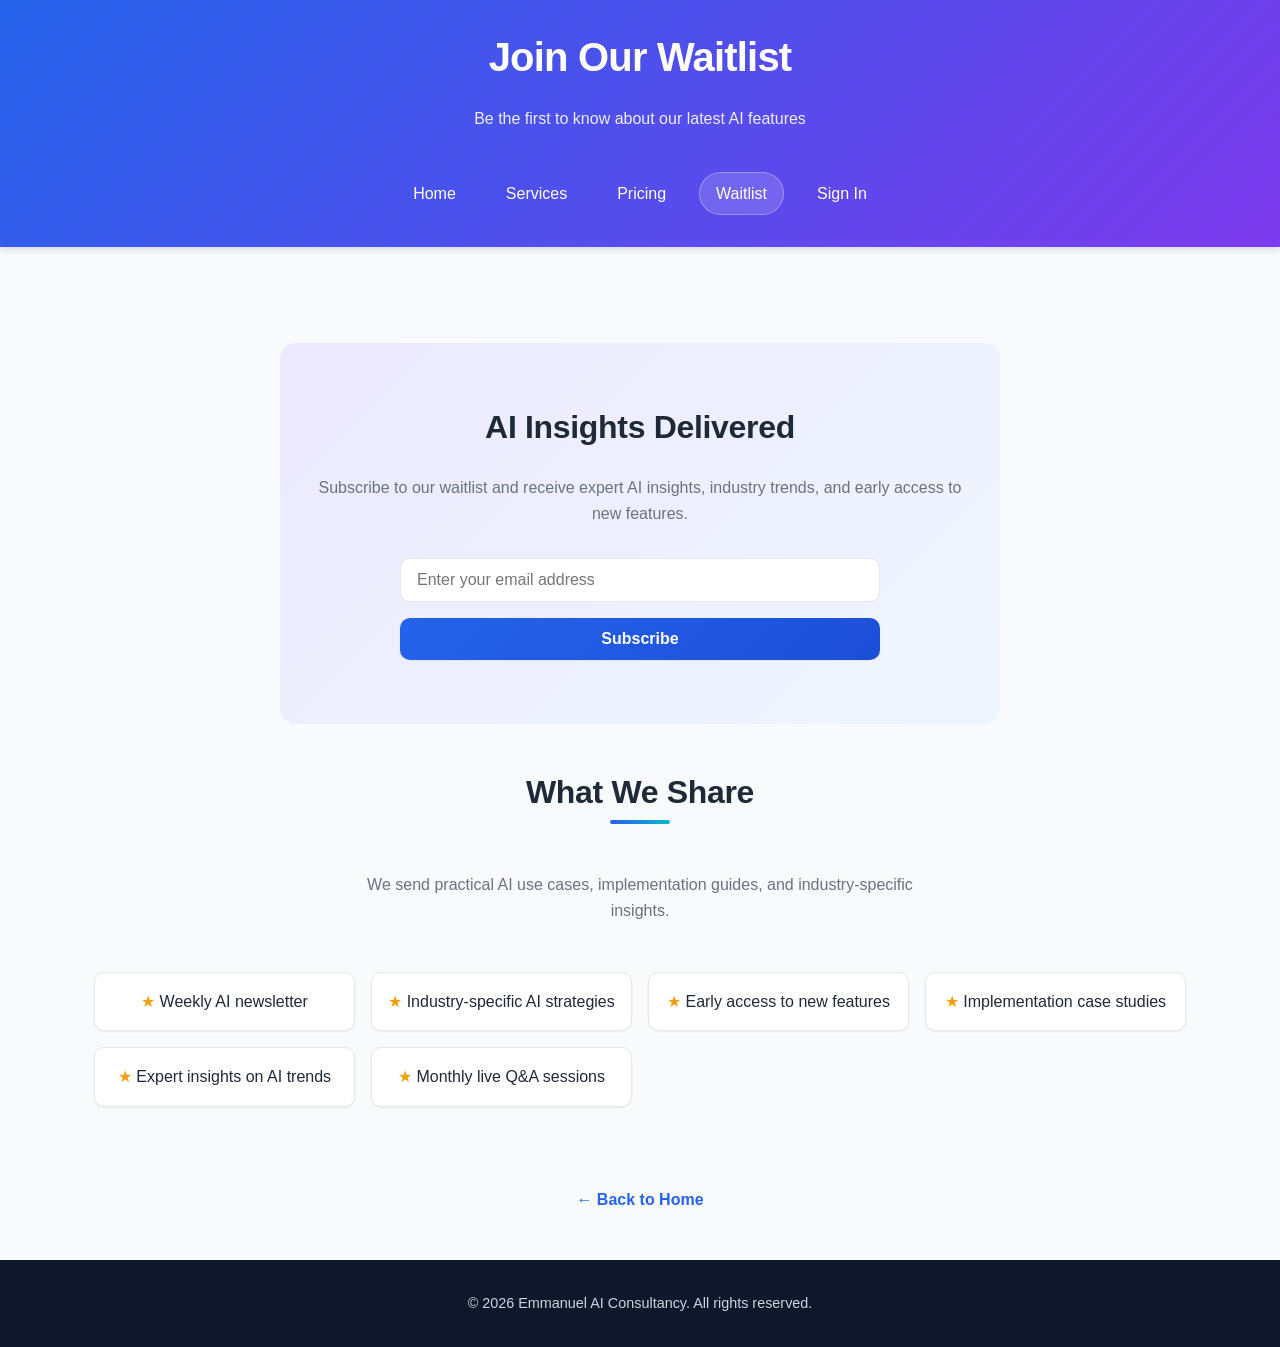
<file: waitlist.html>
<!DOCTYPE html>
<html lang="en">
<head>
    <meta charset="UTF-8">
    <meta name="viewport" content="width=device-width, initial-scale=1.0">
    <title>Join the AI Waitlist</title>
    <link rel="stylesheet" href="styles.css">
</head>
<body>
    <header class="site-header">
        <div class="container">
            <h1>Join Our Waitlist</h1>
            <p>Be the first to know about our latest AI features</p>
            <nav class="main-nav">
                <a href="index.html">Home</a>
                <a href="services.html">Services</a>
                <a href="pricing.html">Pricing</a>
                <a href="waitlist.html" class="active">Waitlist</a>
                <a href="auth.html">Sign In</a>
            </nav>
        </div>
    </header>

    <main class="content">
        <section>
            <div class="container">
                <div class="waitlist-hero">
                    <h2>AI Insights Delivered</h2>
                    <p>Subscribe to our waitlist and receive expert AI insights, industry trends, and early access to new features.</p>
                    <div style="margin-top: 2rem;">
                        <form>
                            <input type="email" placeholder="Enter your email address" required>
                            <button type="submit" class="cta-button">Subscribe</button>
                        </form>
                    </div>
                </div>

                <h2>What We Share</h2>
                <p style="text-align:center; max-width:600px; margin: 0 auto 2rem;">
                    We send practical AI use cases, implementation guides, and industry-specific insights.
                </p>

                <ul class="benefits">
                    <li>Weekly AI newsletter</li>
                    <li>Industry-specific AI strategies</li>
                    <li>Early access to new features</li>
                    <li>Implementation case studies</li>
                    <li>Expert insights on AI trends</li>
                    <li>Monthly live Q&A sessions</li>
                </ul>

                <div style="text-align:center; margin-top: 3rem;">
                    <a href="index.html" class="back-link">← Back to Home</a>
                </div>
            </div>
        </section>
    </main>

    <footer class="site-footer">
        <div class="container">
            <p>&copy; 2026 Emmanuel AI Consultancy. All rights reserved.</p>
        </div>
    </footer>
</body>
</html>
</file>
<file: styles.css>
/* =========================================================
   Shared Design System for the Website
   Used by: index.html, auth.html, pricing.html,
            waitlist.html, new_page.html
   ========================================================= */

:root {
    --color-primary: #2563eb;
    --color-primary-dark: #1d4ed8;
    --color-secondary: #7c3aed;
    --color-accent: #06b6d4;
    --color-bg: #f8fafc;
    --color-surface: #ffffff;
    --color-text: #1f2937;
    --color-text-muted: #6b7280;
    --color-border: #e5e7eb;
    --color-success: #10b981;
    --color-warning: #f59e0b;
    --color-danger: #ef4444;
    --shadow-sm: 0 1px 2px rgba(0, 0, 0, 0.05);
    --shadow-md: 0 4px 6px rgba(0, 0, 0, 0.1);
    --shadow-lg: 0 10px 25px rgba(0, 0, 0, 0.1);
    --shadow-xl: 0 20px 40px rgba(0, 0, 0, 0.15);
    --radius-sm: 6px;
    --radius-md: 10px;
    --radius-lg: 16px;
    --radius-full: 9999px;
    --space-xs: 0.5rem;
    --space-sm: 0.75rem;
    --space-md: 1rem;
    --space-lg: 1.5rem;
    --space-xl: 2rem;
    --space-2xl: 3rem;
    --space-3xl: 4rem;
    --font-sans: -apple-system, BlinkMacSystemFont, "Segoe UI", Roboto,
        "Helvetica Neue", Arial, sans-serif;
    --transition: all 0.25s ease;
}

* {
    box-sizing: border-box;
    margin: 0;
    padding: 0;
}

html {
    scroll-behavior: smooth;
}

body {
    font-family: var(--font-sans);
    font-size: 16px;
    line-height: 1.6;
    color: var(--color-text);
    background-color: var(--color-bg);
    min-height: 100vh;
    display: flex;
    flex-direction: column;
}

/* --- Typography --- */
h1, h2, h3, h4 {
    color: var(--color-text);
    font-weight: 700;
    line-height: 1.25;
    margin-bottom: var(--space-md);
}
h1 { font-size: 2.5rem; letter-spacing: -0.02em; }
h2 { font-size: 2rem; letter-spacing: -0.01em; }
h3 { font-size: 1.375rem; }
h4 { font-size: 1.125rem; }

p { color: var(--color-text-muted); margin-bottom: var(--space-md); }

a {
    color: var(--color-primary);
    text-decoration: none;
    transition: var(--transition);
}
a:hover { color: var(--color-primary-dark); }

/* --- Layout --- */
.container {
    width: 100%;
    max-width: 1140px;
    margin: 0 auto;
    padding: 0 var(--space-lg);
}
.content { flex: 1; width: 100%; }

/* --- Header / Nav --- */
.site-header {
    background: linear-gradient(135deg, var(--color-primary) 0%, var(--color-secondary) 100%);
    color: #fff;
    padding: var(--space-xl) 0;
    box-shadow: var(--shadow-md);
}
.site-header .container {
    display: flex;
    flex-direction: column;
    align-items: center;
    gap: var(--space-md);
}
.site-header h1 {
    color: #fff;
    margin-bottom: var(--space-xs);
    text-align: center;
}
.site-header p {
    color: rgba(255, 255, 255, 0.9);
    text-align: center;
    margin-bottom: var(--space-sm);
}
.main-nav {
    display: flex;
    flex-wrap: wrap;
    justify-content: center;
    gap: var(--space-md);
    margin-top: var(--space-sm);
}
.main-nav a {
    color: #fff;
    padding: var(--space-xs) var(--space-md);
    border-radius: var(--radius-full);
    font-weight: 500;
    transition: var(--transition);
    border: 1px solid transparent;
}
.main-nav a:hover,
.main-nav a.active {
    background: rgba(255, 255, 255, 0.15);
    border-color: rgba(255, 255, 255, 0.3);
    color: #fff;
}

/* --- Hero --- */
.hero-section {
    background: linear-gradient(180deg, #eff6ff 0%, var(--color-bg) 100%);
    padding: var(--space-3xl) 0;
    text-align: center;
}
.hero-content {
    max-width: 720px;
    margin: 0 auto;
    padding: 0 var(--space-lg);
}
.hero-content h2 {
    font-size: 2.5rem;
    margin-bottom: var(--space-md);
    color: var(--color-text);
}
.hero-content p { font-size: 1.125rem; margin-bottom: var(--space-xl); }

/* --- Sections --- */
section { padding: var(--space-2xl) 0; }

section h2 {
    text-align: center;
    margin-bottom: var(--space-2xl);
    position: relative;
    padding-bottom: var(--space-sm);
}
section h2::after {
    content: "";
    position: absolute;
    bottom: 0;
    left: 50%;
    transform: translateX(-50%);
    width: 60px;
    height: 4px;
    background: linear-gradient(90deg, var(--color-primary), var(--color-accent));
    border-radius: var(--radius-full);
}
/* --- Cards / Services --- */
.service-cards {
    display: grid;
    grid-template-columns: repeat(auto-fit, minmax(260px, 1fr));
    gap: var(--space-lg);
}
.card {
    background: var(--color-surface);
    border: 1px solid var(--color-border);
    border-radius: var(--radius-lg);
    padding: var(--space-xl);
    box-shadow: var(--shadow-sm);
    transition: var(--transition);
    text-align: center;
}
.card:hover {
    transform: translateY(-4px);
    box-shadow: var(--shadow-xl);
    border-color: var(--color-primary);
}
.card h3 { color: var(--color-primary); margin-bottom: var(--space-sm); }
.card .icon {
    width: 56px;
    height: 56px;
    border-radius: var(--radius-md);
    background: linear-gradient(135deg, var(--color-primary), var(--color-accent));
    color: #fff;
    display: inline-flex;
    align-items: center;
    justify-content: center;
    font-size: 1.75rem;
    margin-bottom: var(--space-md);
}

/* --- Buttons --- */
.cta-button,
button[type="submit"],
.btn {
    display: inline-block;
    padding: 0.75rem 1.75rem;
    background: linear-gradient(135deg, var(--color-primary), var(--color-primary-dark));
    color: #fff !important;
    border: none;
    border-radius: var(--radius-md);
    font-size: 1rem;
    font-weight: 600;
    cursor: pointer;
    text-decoration: none;
    transition: var(--transition);
    box-shadow: var(--shadow-sm);
}
.cta-button:hover,
button[type="submit"]:hover,
.btn:hover {
    transform: translateY(-2px);
    box-shadow: var(--shadow-lg);
    background: linear-gradient(135deg, var(--color-primary-dark), var(--color-secondary));
}
.cta-button.secondary {
    background: var(--color-surface);
    color: var(--color-primary) !important;
    border: 2px solid var(--color-primary);
}
.cta-button.secondary:hover {
    background: var(--color-primary);
    color: #fff !important;
}

/* --- Forms --- */
form {
    display: flex;
    flex-direction: column;
    gap: var(--space-md);
    max-width: 480px;
    margin: 0 auto;
}
form label {
    font-weight: 600;
    color: var(--color-text);
    font-size: 0.95rem;
    margin-bottom: calc(-1 * var(--space-xs));
}
input[type="text"],
input[type="email"],
input[type="password"],
input[type="tel"],
textarea,
select {
    width: 100%;
    padding: 0.75rem 1rem;
    border: 1px solid var(--color-border);
    border-radius: var(--radius-md);
    font-family: inherit;
    font-size: 1rem;
    color: var(--color-text);
    background: var(--color-surface);
    transition: var(--transition);
}
input:focus,
textarea:focus,
select:focus {
    outline: none;
    border-color: var(--color-primary);
    box-shadow: 0 0 0 3px rgba(37, 99, 235, 0.15);
}
textarea { min-height: 120px; resize: vertical; }
.contact-section form { max-width: 560px; }

/* --- Auth tabs --- */
.auth-tabs {
    display: flex;
    justify-content: center;
    gap: var(--space-xs);
    margin-bottom: var(--space-xl);
    background: var(--color-bg);
    padding: var(--space-xs);
    border-radius: var(--radius-full);
    max-width: 320px;
    margin-left: auto;
    margin-right: auto;
}
.auth-tabs button {
    flex: 1;
    padding: 0.6rem 1rem;
    border: none;
    background: transparent;
    color: var(--color-text-muted);
    font-weight: 600;
    border-radius: var(--radius-full);
    cursor: pointer;
    transition: var(--transition);
}
.auth-tabs button.active {
    background: var(--color-primary);
    color: #fff;
    box-shadow: var(--shadow-sm);
}
.auth-card {
    background: var(--color-surface);
    border-radius: var(--radius-lg);
    padding: var(--space-2xl);
    box-shadow: var(--shadow-lg);
    max-width: 460px;
    margin: 0 auto;
    border: 1px solid var(--color-border);
}
.auth-card h2 { text-align: center; }
.auth-card h2::after { display: none; }
.auth-card .subtitle { text-align: center; margin-bottom: var(--space-xl); color: var(--color-text-muted); }
.auth-meta { text-align: center; margin-top: var(--space-lg); color: var(--color-text-muted); font-size: 0.9rem; }
.divider {
    display: flex; align-items: center; gap: var(--space-sm);
    color: var(--color-text-muted); margin: var(--space-md) 0; font-size: 0.85rem;
}
.divider::before,
.divider::after {
    content: "";
    flex: 1;
    height: 1px;
    background: var(--color-border);
}
/* --- Pricing --- */
.pricing-cards {
    display: grid;
    grid-template-columns: repeat(auto-fit, minmax(260px, 1fr));
    gap: var(--space-lg);
    align-items: stretch;
}
.pricing-card {
    background: var(--color-surface);
    border: 1px solid var(--color-border);
    border-radius: var(--radius-lg);
    padding: var(--space-2xl) var(--space-xl);
    box-shadow: var(--shadow-sm);
    text-align: center;
    transition: var(--transition);
    display: flex;
    flex-direction: column;
    gap: var(--space-md);
}
.pricing-card:hover {
    transform: translateY(-6px);
    box-shadow: var(--shadow-xl);
}
.pricing-card.featured {
    border-color: var(--color-primary);
    background: linear-gradient(180deg, #eff6ff 0%, var(--color-surface) 60%);
    transform: scale(1.03);
}
.pricing-card .badge {
    display: inline-block;
    background: var(--color-primary);
    color: #fff;
    font-size: 0.75rem;
    font-weight: 700;
    padding: 0.25rem 0.75rem;
    border-radius: var(--radius-full);
    text-transform: uppercase;
    letter-spacing: 0.05em;
    margin-bottom: var(--space-xs);
}
.pricing-card h3 { color: var(--color-text); margin-bottom: 0; }
.pricing-card .price {
    font-size: 2.5rem;
    font-weight: 800;
    color: var(--color-primary);
}
.pricing-card .price small {
    font-size: 1rem;
    color: var(--color-text-muted);
    font-weight: 500;
}
.pricing-card ul {
    list-style: none;
    text-align: left;
    margin: var(--space-md) 0;
    flex: 1;
}
.pricing-card ul li {
    padding: var(--space-xs) 0;
    color: var(--color-text);
    border-bottom: 1px dashed var(--color-border);
    font-size: 0.95rem;
}
.pricing-card ul li:last-child { border-bottom: none; }
.pricing-card ul li::before {
    content: "✓ ";
    color: var(--color-success);
    font-weight: 700;
    margin-right: 0.4rem;
}

/* --- Waitlist --- */
.waitlist-hero {
    text-align: center;
    padding: var(--space-3xl) var(--space-lg);
    background: linear-gradient(135deg, #ede9fe 0%, #eff6ff 100%);
    border-radius: var(--radius-lg);
    margin: var(--space-2xl) auto;
    max-width: 720px;
}
.waitlist-hero h2 { margin-bottom: var(--space-md); }
.waitlist-hero h2::after { display: none; }
.benefits {
    list-style: none;
    display: grid;
    grid-template-columns: repeat(auto-fit, minmax(220px, 1fr));
    gap: var(--space-md);
    margin: var(--space-2xl) 0;
    padding: 0;
}
.benefits li {
    background: var(--color-surface);
    border: 1px solid var(--color-border);
    border-radius: var(--radius-md);
    padding: var(--space-md);
    font-weight: 500;
    text-align: center;
    box-shadow: var(--shadow-sm);
}
.benefits li::before {
    content: "★ ";
    color: var(--color-warning);
}

/* --- Showcase / new page --- */
.showcase-grid {
    display: grid;
    grid-template-columns: repeat(auto-fit, minmax(220px, 1fr));
    gap: var(--space-md);
    margin-top: var(--space-xl);
}
.swatch {
    border-radius: var(--radius-md);
    padding: var(--space-lg);
    color: #fff;
    text-align: center;
    font-weight: 600;
    box-shadow: var(--shadow-sm);
}
.swatch.s1 { background: var(--color-primary); }
.swatch.s2 { background: var(--color-secondary); }
.swatch.s3 { background: var(--color-accent); }
.swatch.s4 { background: var(--color-success); }
.swatch.s5 { background: var(--color-warning); }
.swatch.s6 { background: var(--color-danger); }

/* --- Footer --- */
.site-footer {
    background: #0f172a;
    color: #cbd5e1;
    padding: var(--space-xl) 0;
    text-align: center;
    margin-top: auto;
    font-size: 0.9rem;
}
.site-footer p { color: #cbd5e1; margin: 0; }

/* --- Back link --- */
.back-link {
    display: inline-block;
    margin-top: var(--space-xl);
    color: var(--color-primary);
    font-weight: 600;
}

/* --- Responsive --- */
@media (max-width: 640px) {
    h1 { font-size: 1.875rem; }
    h2 { font-size: 1.5rem; }
    .hero-content h2 { font-size: 1.75rem; }
    .site-header { padding: var(--space-lg) 0; }
    section { padding: var(--space-xl) 0; }
    .pricing-card.featured { transform: none; }
}
</file>
